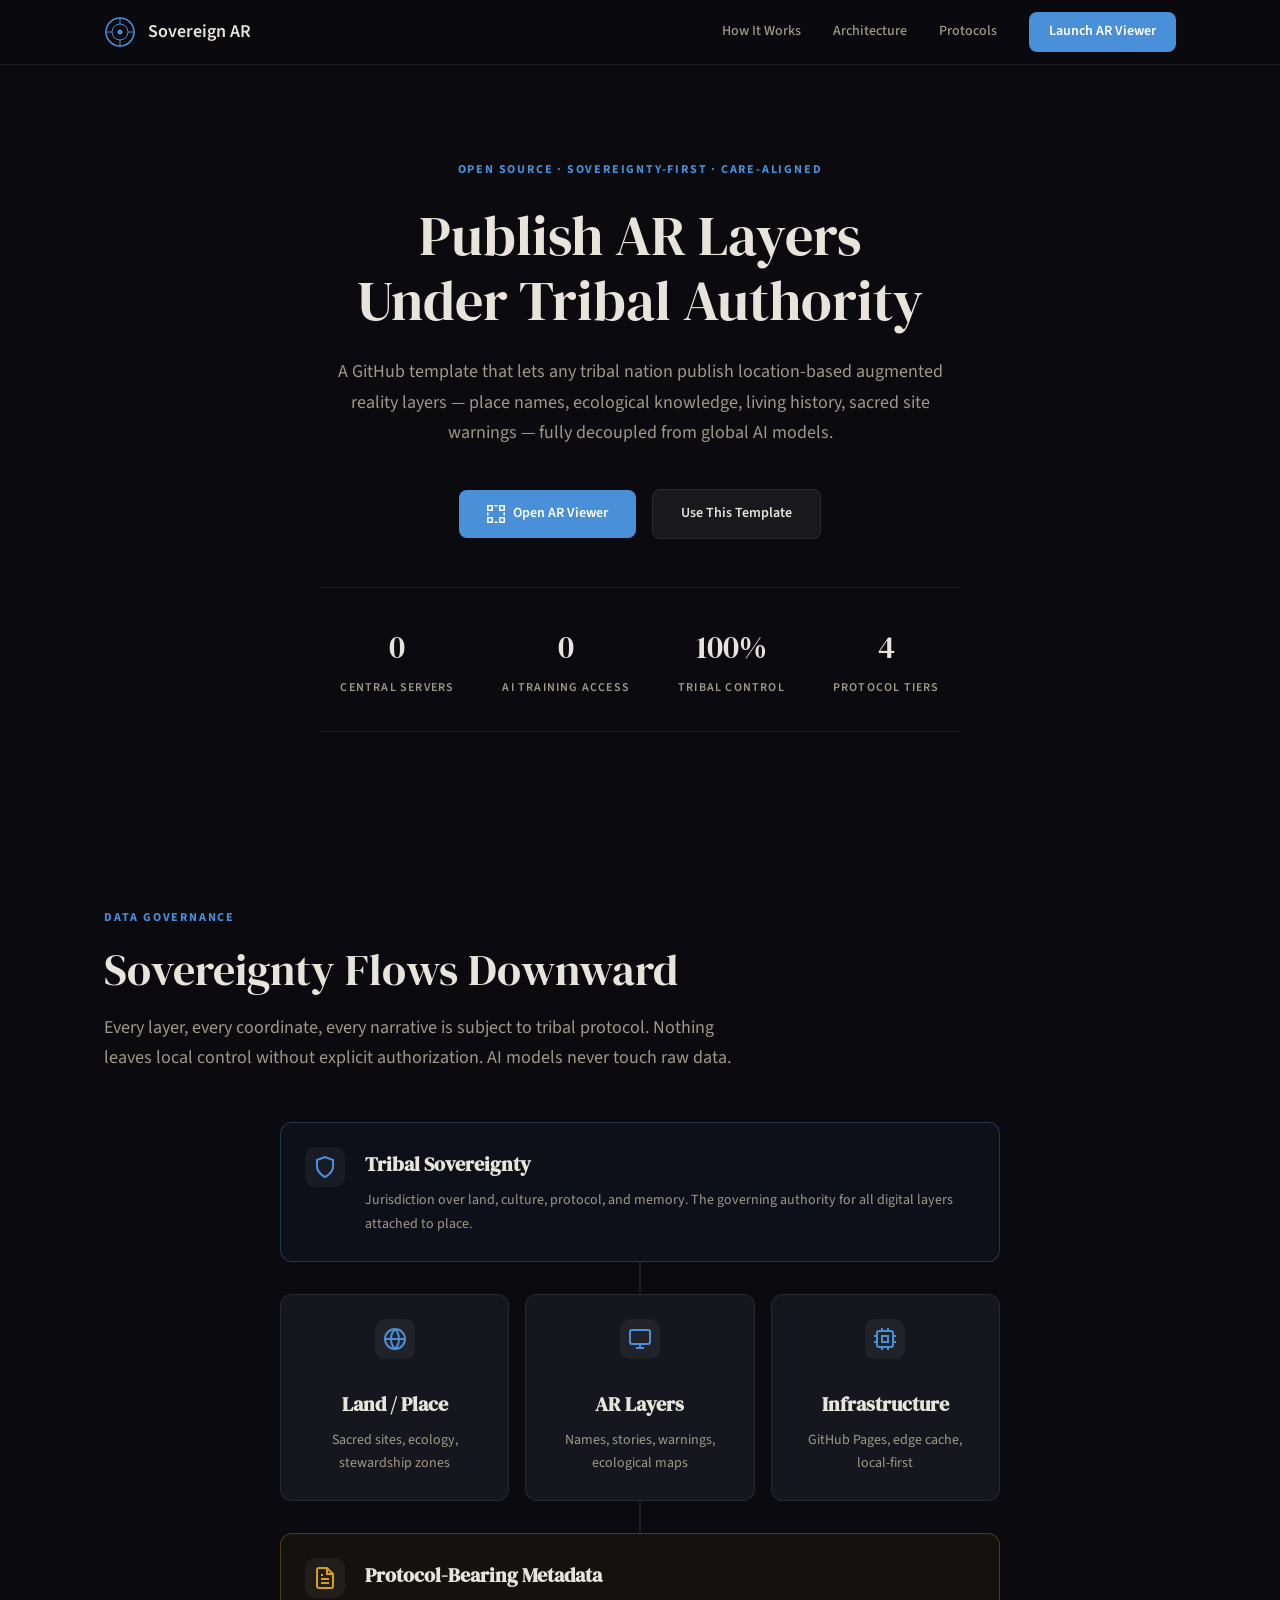
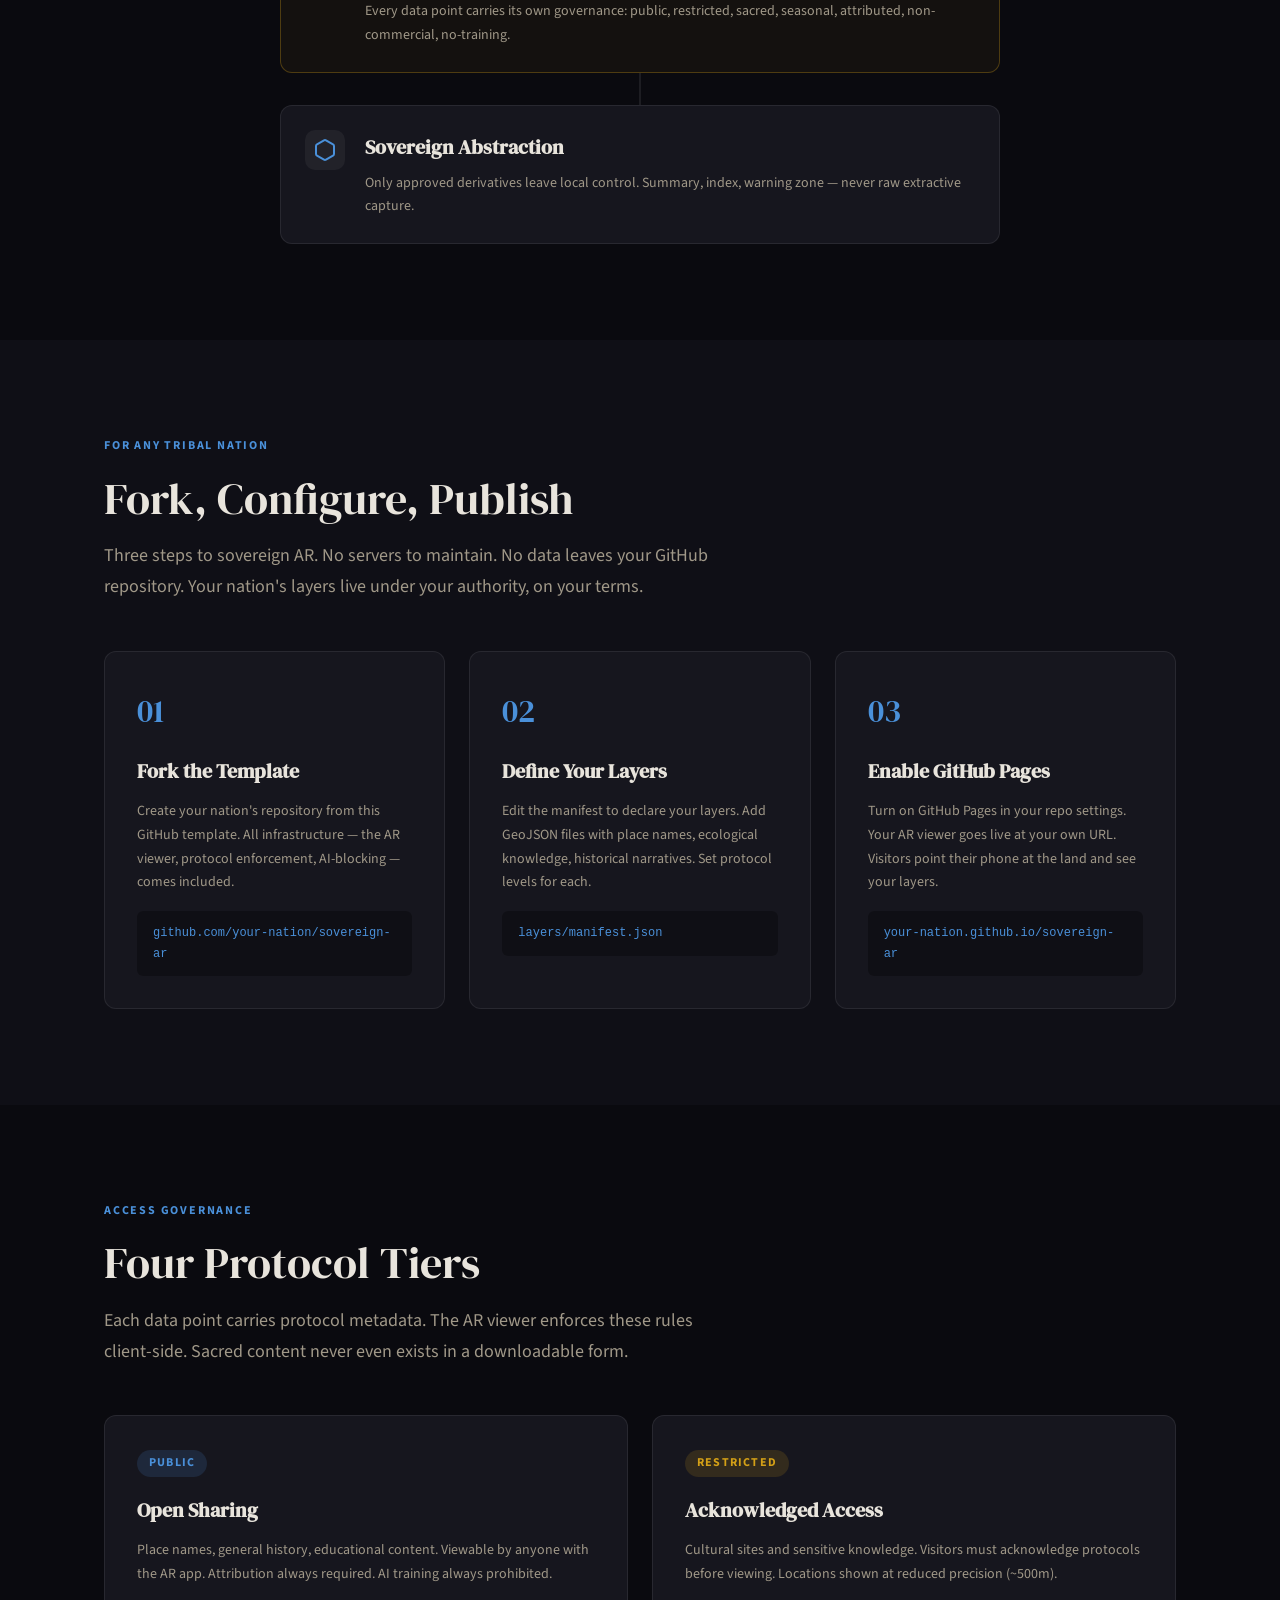
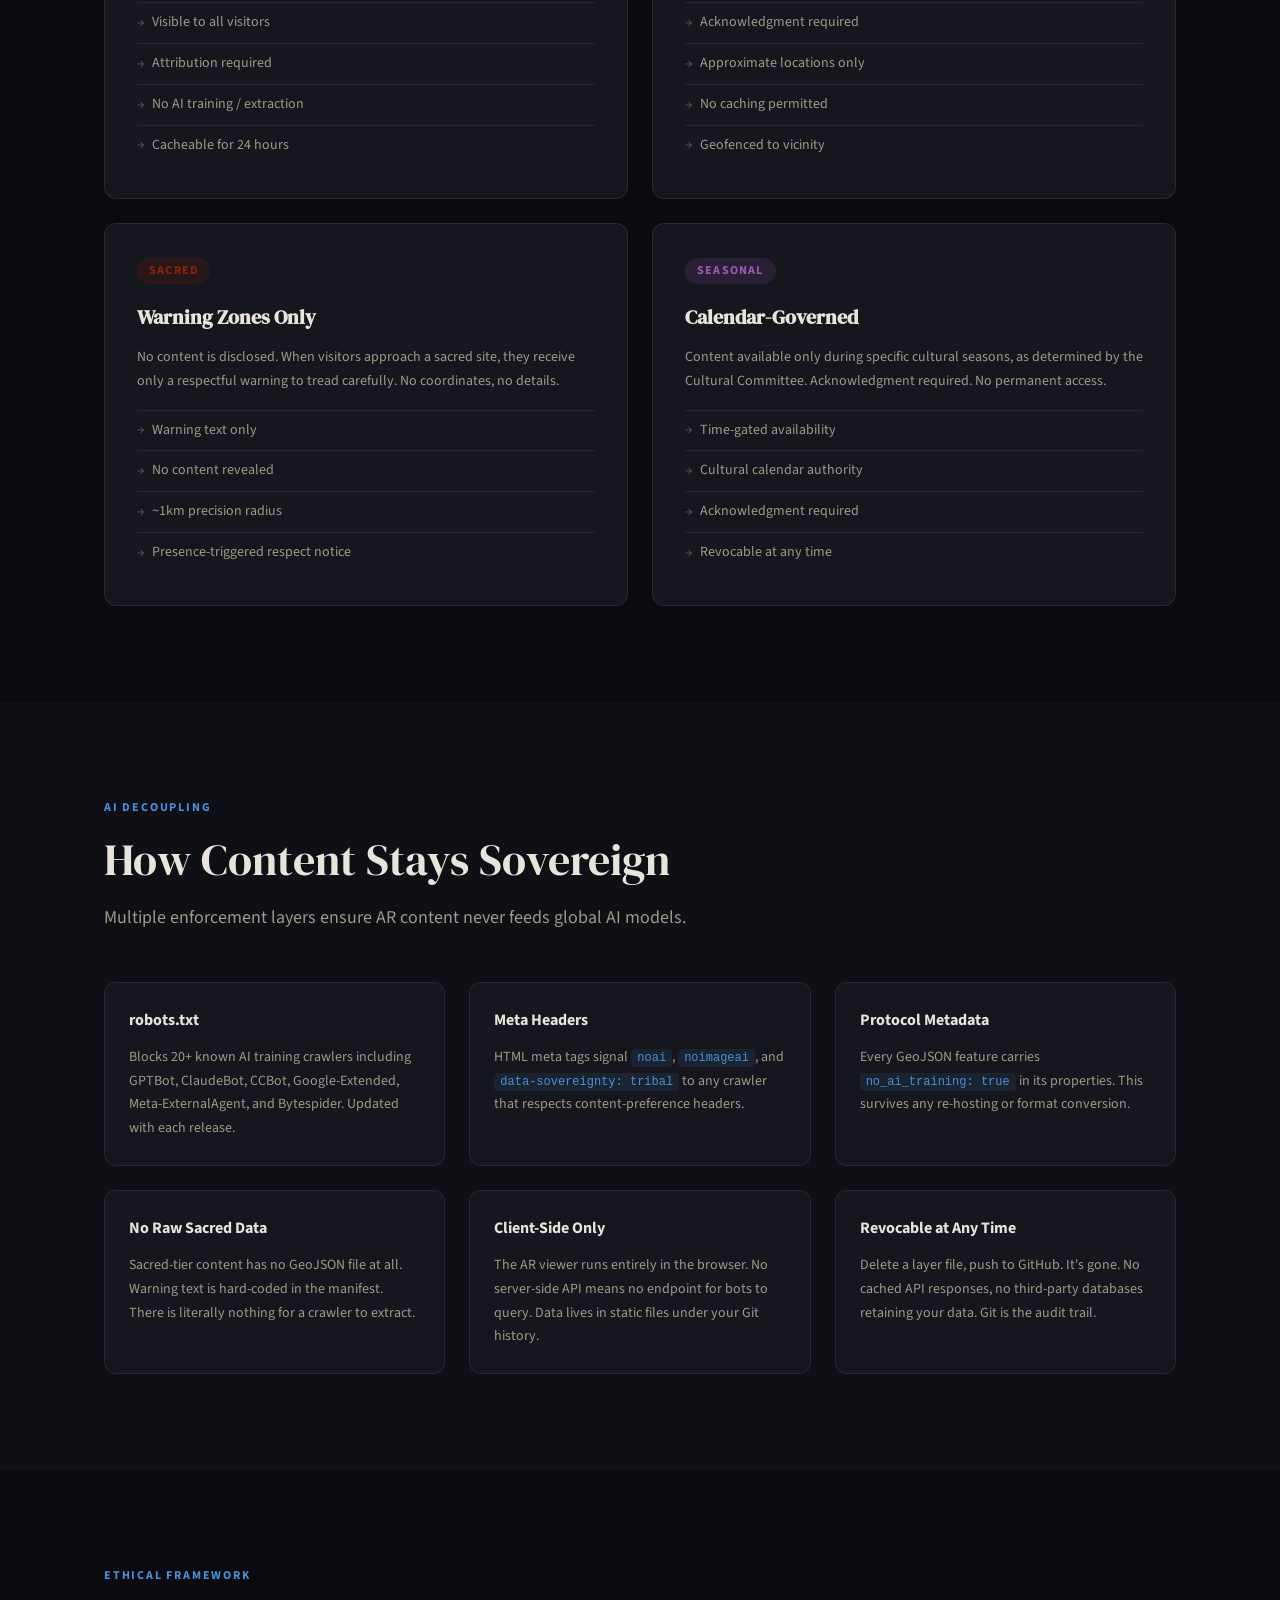
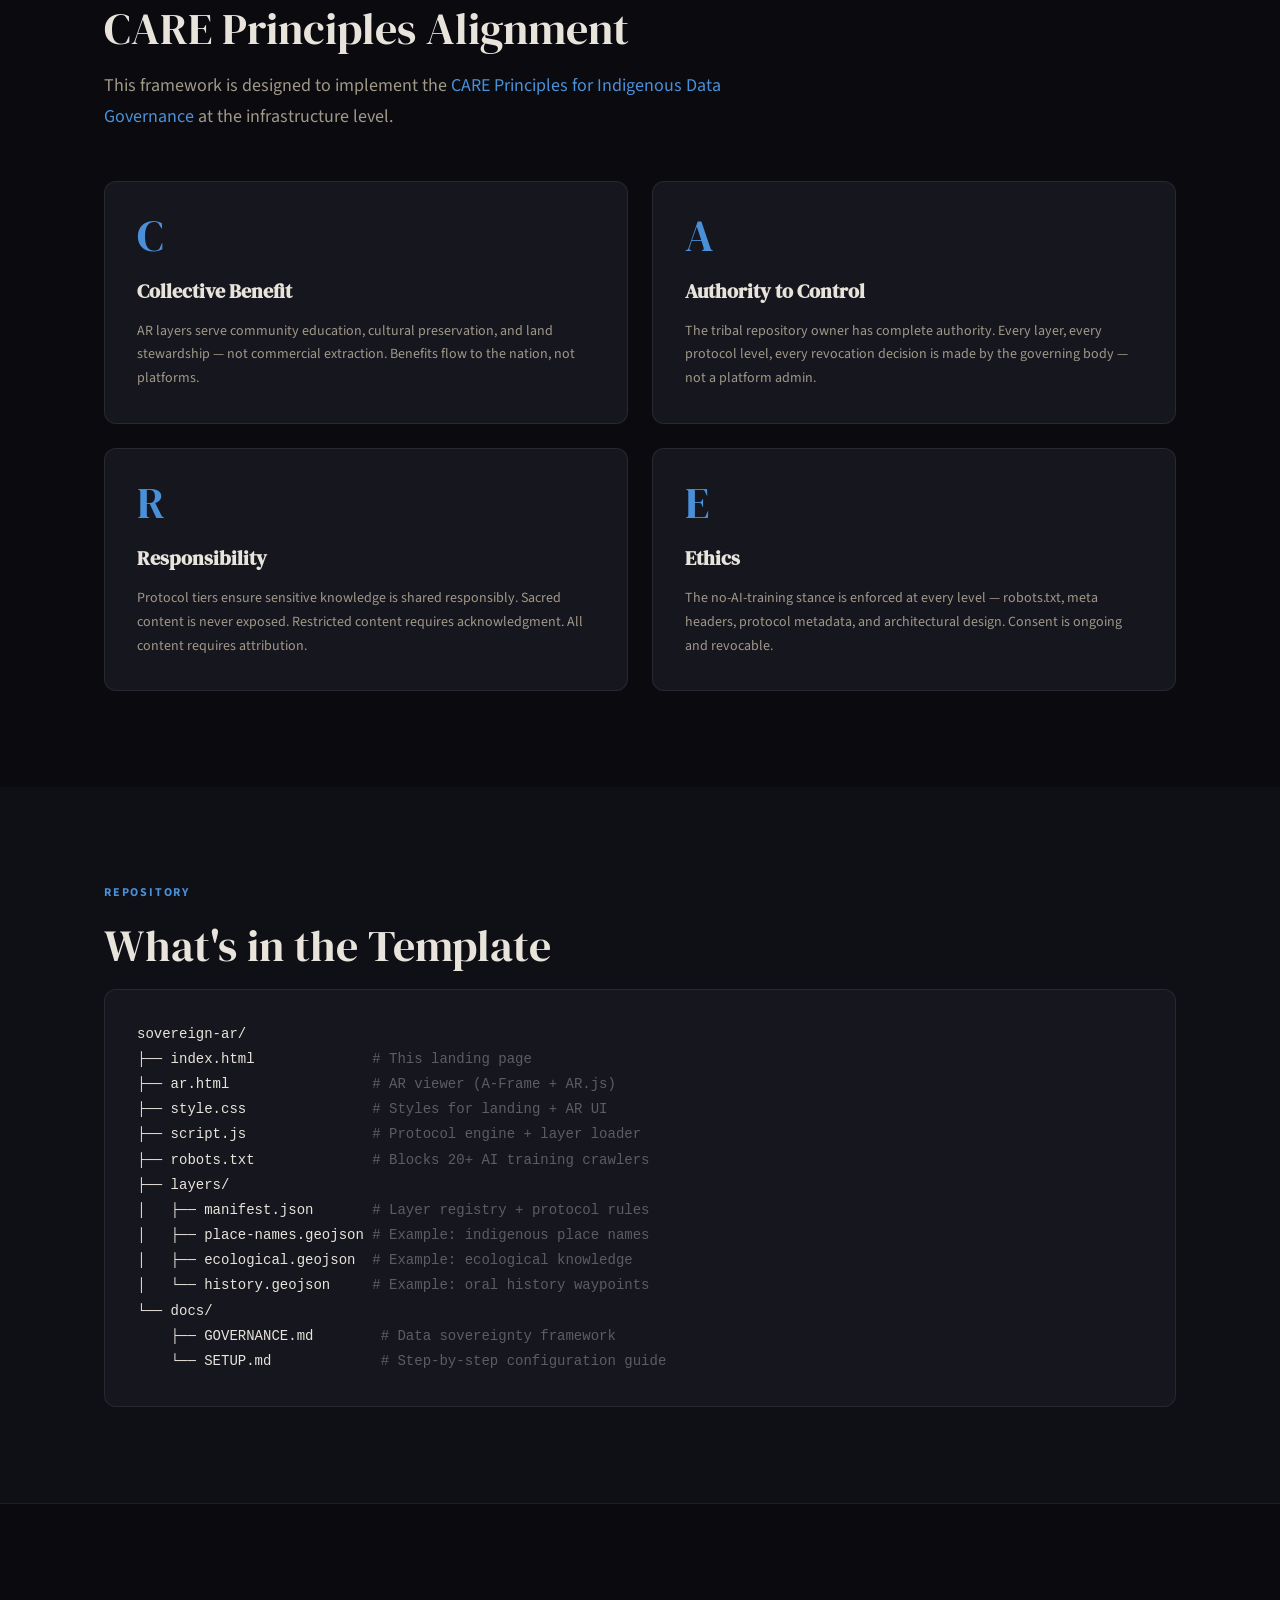
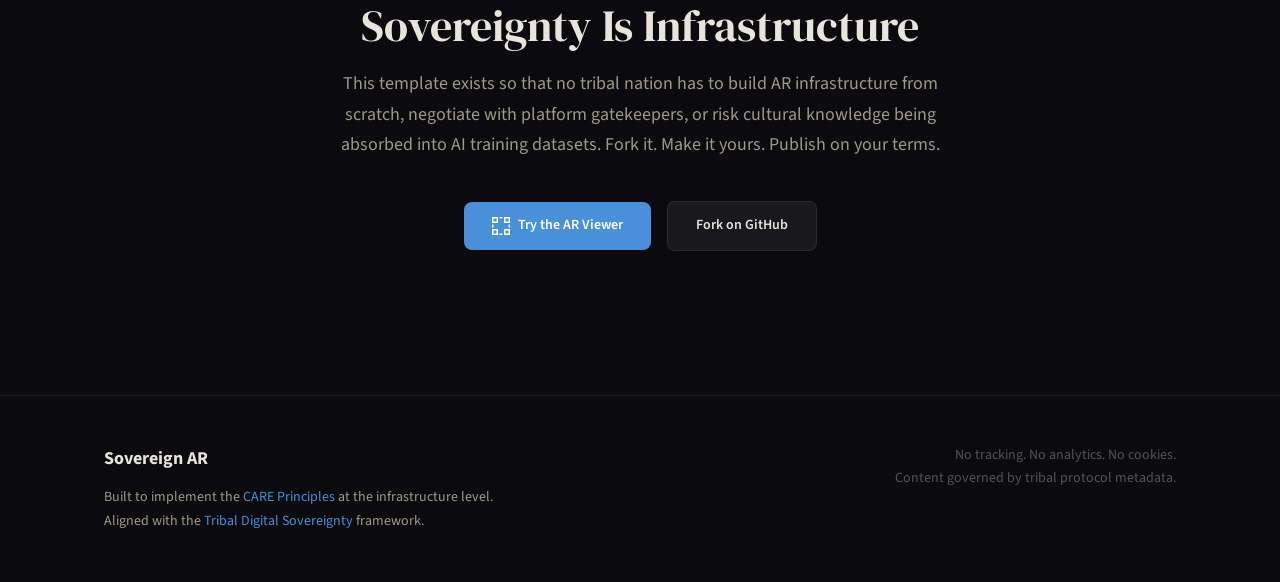
<file: index.html>
<!DOCTYPE html>
<html lang="en">
<head>
  <meta charset="UTF-8">
  <meta name="viewport" content="width=device-width, initial-scale=1.0">
  <title>Sovereign AR — Tribal Augmented Reality Layers</title>

  <!-- ═══ AI TRAINING PROHIBITION ═══ -->
  <meta name="robots" content="noai, noimageai">
  <meta name="robots" content="max-snippet:-1, max-image-preview:none">
  <meta http-equiv="X-Robots-Tag" content="noai, noimageai">
  <!-- Additional AI opt-out signals -->
  <meta name="ai-training" content="disallow">
  <meta name="data-sovereignty" content="tribal">

  <!-- Open Graph -->
  <meta property="og:title" content="Sovereign AR — Tribal Augmented Reality Layers">
  <meta property="og:description" content="A GitHub template for tribal nations to publish location-based AR layers decoupled from global AI models. Sovereignty-first. CARE-aligned.">
  <meta property="og:type" content="website">

  <!-- Fonts -->
  <link rel="preconnect" href="https://fonts.googleapis.com">
  <link rel="preconnect" href="https://fonts.gstatic.com" crossorigin>
  <link href="https://fonts.googleapis.com/css2?family=DM+Serif+Display&family=Source+Sans+3:wght@400;500;600;700&display=swap" rel="stylesheet">

  <link rel="stylesheet" href="style.css">
</head>
<body>

  <!-- ═══ HEADER ═══ -->
  <header class="site-header">
    <div class="container">
      <div class="header-inner">
        <a href="/" class="logo">
          <svg width="32" height="32" viewBox="0 0 32 32" fill="none" aria-label="Sovereign AR">
            <circle cx="16" cy="16" r="14" stroke="currentColor" stroke-width="1.5"/>
            <circle cx="16" cy="16" r="8" stroke="currentColor" stroke-width="1"/>
            <circle cx="16" cy="16" r="2.5" fill="currentColor"/>
            <line x1="16" y1="2" x2="16" y2="8" stroke="currentColor" stroke-width="1"/>
            <line x1="16" y1="24" x2="16" y2="30" stroke="currentColor" stroke-width="1"/>
            <line x1="2" y1="16" x2="8" y2="16" stroke="currentColor" stroke-width="1"/>
            <line x1="24" y1="16" x2="30" y2="16" stroke="currentColor" stroke-width="1"/>
          </svg>
          <span>Sovereign AR</span>
        </a>
        <nav class="header-nav">
          <a href="#how-it-works">How It Works</a>
          <a href="#architecture">Architecture</a>
          <a href="#protocols">Protocols</a>
          <a href="ar.html" class="btn-launch">Launch AR Viewer</a>
        </nav>
      </div>
    </div>
  </header>

  <!-- ═══ HERO ═══ -->
  <section class="hero">
    <div class="container">
      <p class="hero-label">Open Source &middot; Sovereignty-First &middot; CARE-Aligned</p>
      <h1>Publish AR Layers<br>Under Tribal Authority</h1>
      <p class="hero-sub">
        A GitHub template that lets any tribal nation publish location-based augmented reality 
        layers — place names, ecological knowledge, living history, sacred site warnings — 
        fully decoupled from global AI models.
      </p>
      <div class="hero-actions">
        <a href="ar.html" class="btn btn-primary">
          <svg width="18" height="18" viewBox="0 0 24 24" fill="none" stroke="currentColor" stroke-width="2" aria-hidden="true">
            <path d="M1 1h6v6H1zM17 1h6v6h-6zM1 17h6v6H1zM17 17h6v6h-6z"/>
            <path d="M10 1h4M1 10v4M23 10v4M10 23h4"/>
          </svg>
          Open AR Viewer
        </a>
        <a href="https://github.com" class="btn btn-secondary" target="_blank" rel="noopener">
          Use This Template
        </a>
      </div>

      <div class="hero-stats">
        <div class="stat">
          <span class="stat-value">0</span>
          <span class="stat-label">Central Servers</span>
        </div>
        <div class="stat">
          <span class="stat-value">0</span>
          <span class="stat-label">AI Training Access</span>
        </div>
        <div class="stat">
          <span class="stat-value">100%</span>
          <span class="stat-label">Tribal Control</span>
        </div>
        <div class="stat">
          <span class="stat-value">4</span>
          <span class="stat-label">Protocol Tiers</span>
        </div>
      </div>
    </div>
  </section>

  <!-- ═══ GOVERNANCE FLOW ═══ -->
  <section id="architecture" class="section">
    <div class="container">
      <p class="section-label">Data Governance</p>
      <h2>Sovereignty Flows Downward</h2>
      <p class="section-desc">
        Every layer, every coordinate, every narrative is subject to tribal protocol. 
        Nothing leaves local control without explicit authorization. AI models never touch raw data.
      </p>

      <div class="flow-stack">
        <div class="flow-node flow-sovereign">
          <div class="flow-icon">
            <svg width="24" height="24" viewBox="0 0 24 24" fill="none" stroke="currentColor" stroke-width="2"><path d="M12 22s8-4 8-10V5l-8-3-8 3v7c0 6 8 10 8 10z"/></svg>
          </div>
          <div class="flow-content">
            <h3>Tribal Sovereignty</h3>
            <p>Jurisdiction over land, culture, protocol, and memory. The governing authority for all digital layers attached to place.</p>
          </div>
        </div>

        <div class="flow-connector"></div>

        <div class="flow-row">
          <div class="flow-node">
            <div class="flow-icon">
              <svg width="24" height="24" viewBox="0 0 24 24" fill="none" stroke="currentColor" stroke-width="2"><circle cx="12" cy="12" r="10"/><path d="M12 2a14.5 14.5 0 000 20M12 2a14.5 14.5 0 010 20M2 12h20"/></svg>
            </div>
            <div class="flow-content">
              <h3>Land / Place</h3>
              <p>Sacred sites, ecology, stewardship zones</p>
            </div>
          </div>
          <div class="flow-node">
            <div class="flow-icon">
              <svg width="24" height="24" viewBox="0 0 24 24" fill="none" stroke="currentColor" stroke-width="2"><rect x="2" y="3" width="20" height="14" rx="2"/><path d="M8 21h8M12 17v4"/></svg>
            </div>
            <div class="flow-content">
              <h3>AR Layers</h3>
              <p>Names, stories, warnings, ecological maps</p>
            </div>
          </div>
          <div class="flow-node">
            <div class="flow-icon">
              <svg width="24" height="24" viewBox="0 0 24 24" fill="none" stroke="currentColor" stroke-width="2"><rect x="4" y="4" width="16" height="16" rx="2"/><path d="M9 9h6v6H9z"/><path d="M9 1v3M15 1v3M9 20v3M15 20v3M20 9h3M20 15h3M1 9h3M1 15h3"/></svg>
            </div>
            <div class="flow-content">
              <h3>Infrastructure</h3>
              <p>GitHub Pages, edge cache, local-first</p>
            </div>
          </div>
        </div>

        <div class="flow-connector"></div>

        <div class="flow-node flow-protocol">
          <div class="flow-icon">
            <svg width="24" height="24" viewBox="0 0 24 24" fill="none" stroke="currentColor" stroke-width="2"><path d="M14 2H6a2 2 0 00-2 2v16a2 2 0 002 2h12a2 2 0 002-2V8z"/><path d="M14 2v6h6"/><path d="M16 13H8M16 17H8M10 9H8"/></svg>
          </div>
          <div class="flow-content">
            <h3>Protocol-Bearing Metadata</h3>
            <p>Every data point carries its own governance: public, restricted, sacred, seasonal, attributed, non-commercial, no-training.</p>
          </div>
        </div>

        <div class="flow-connector"></div>

        <div class="flow-node">
          <div class="flow-icon">
            <svg width="24" height="24" viewBox="0 0 24 24" fill="none" stroke="currentColor" stroke-width="2"><path d="M21 16V8a2 2 0 00-1-1.73l-7-4a2 2 0 00-2 0l-7 4A2 2 0 003 8v8a2 2 0 001 1.73l7 4a2 2 0 002 0l7-4A2 2 0 0021 16z"/></svg>
          </div>
          <div class="flow-content">
            <h3>Sovereign Abstraction</h3>
            <p>Only approved derivatives leave local control. Summary, index, warning zone — never raw extractive capture.</p>
          </div>
        </div>
      </div>
    </div>
  </section>

  <!-- ═══ HOW IT WORKS ═══ -->
  <section id="how-it-works" class="section section-alt">
    <div class="container">
      <p class="section-label">For Any Tribal Nation</p>
      <h2>Fork, Configure, Publish</h2>
      <p class="section-desc">
        Three steps to sovereign AR. No servers to maintain. No data leaves your GitHub repository.
        Your nation's layers live under your authority, on your terms.
      </p>

      <div class="steps-grid">
        <div class="step-card">
          <div class="step-number">01</div>
          <h3>Fork the Template</h3>
          <p>Create your nation's repository from this GitHub template. All infrastructure — the AR viewer, protocol enforcement, AI-blocking — comes included.</p>
          <code>github.com/your-nation/sovereign-ar</code>
        </div>
        <div class="step-card">
          <div class="step-number">02</div>
          <h3>Define Your Layers</h3>
          <p>Edit the manifest to declare your layers. Add GeoJSON files with place names, ecological knowledge, historical narratives. Set protocol levels for each.</p>
          <code>layers/manifest.json</code>
        </div>
        <div class="step-card">
          <div class="step-number">03</div>
          <h3>Enable GitHub Pages</h3>
          <p>Turn on GitHub Pages in your repo settings. Your AR viewer goes live at your own URL. Visitors point their phone at the land and see your layers.</p>
          <code>your-nation.github.io/sovereign-ar</code>
        </div>
      </div>
    </div>
  </section>

  <!-- ═══ PROTOCOLS ═══ -->
  <section id="protocols" class="section">
    <div class="container">
      <p class="section-label">Access Governance</p>
      <h2>Four Protocol Tiers</h2>
      <p class="section-desc">
        Each data point carries protocol metadata. The AR viewer enforces these rules client-side. 
        Sacred content never even exists in a downloadable form.
      </p>

      <div class="protocol-grid">
        <div class="protocol-card protocol-public">
          <div class="protocol-badge">Public</div>
          <h3>Open Sharing</h3>
          <p>Place names, general history, educational content. Viewable by anyone with the AR app. Attribution always required. AI training always prohibited.</p>
          <ul>
            <li>Visible to all visitors</li>
            <li>Attribution required</li>
            <li>No AI training / extraction</li>
            <li>Cacheable for 24 hours</li>
          </ul>
        </div>

        <div class="protocol-card protocol-restricted">
          <div class="protocol-badge">Restricted</div>
          <h3>Acknowledged Access</h3>
          <p>Cultural sites and sensitive knowledge. Visitors must acknowledge protocols before viewing. Locations shown at reduced precision (~500m).</p>
          <ul>
            <li>Acknowledgment required</li>
            <li>Approximate locations only</li>
            <li>No caching permitted</li>
            <li>Geofenced to vicinity</li>
          </ul>
        </div>

        <div class="protocol-card protocol-sacred">
          <div class="protocol-badge">Sacred</div>
          <h3>Warning Zones Only</h3>
          <p>No content is disclosed. When visitors approach a sacred site, they receive only a respectful warning to tread carefully. No coordinates, no details.</p>
          <ul>
            <li>Warning text only</li>
            <li>No content revealed</li>
            <li>~1km precision radius</li>
            <li>Presence-triggered respect notice</li>
          </ul>
        </div>

        <div class="protocol-card protocol-seasonal">
          <div class="protocol-badge">Seasonal</div>
          <h3>Calendar-Governed</h3>
          <p>Content available only during specific cultural seasons, as determined by the Cultural Committee. Acknowledgment required. No permanent access.</p>
          <ul>
            <li>Time-gated availability</li>
            <li>Cultural calendar authority</li>
            <li>Acknowledgment required</li>
            <li>Revocable at any time</li>
          </ul>
        </div>
      </div>
    </div>
  </section>

  <!-- ═══ AI DECOUPLING ═══ -->
  <section class="section section-alt">
    <div class="container">
      <p class="section-label">AI Decoupling</p>
      <h2>How Content Stays Sovereign</h2>
      <p class="section-desc">
        Multiple enforcement layers ensure AR content never feeds global AI models.
      </p>

      <div class="decoupling-grid">
        <div class="decouple-card">
          <h3>robots.txt</h3>
          <p>Blocks 20+ known AI training crawlers including GPTBot, ClaudeBot, CCBot, Google-Extended, Meta-ExternalAgent, and Bytespider. Updated with each release.</p>
        </div>
        <div class="decouple-card">
          <h3>Meta Headers</h3>
          <p>HTML meta tags signal <code>noai</code>, <code>noimageai</code>, and <code>data-sovereignty: tribal</code> to any crawler that respects content-preference headers.</p>
        </div>
        <div class="decouple-card">
          <h3>Protocol Metadata</h3>
          <p>Every GeoJSON feature carries <code>no_ai_training: true</code> in its properties. This survives any re-hosting or format conversion.</p>
        </div>
        <div class="decouple-card">
          <h3>No Raw Sacred Data</h3>
          <p>Sacred-tier content has no GeoJSON file at all. Warning text is hard-coded in the manifest. There is literally nothing for a crawler to extract.</p>
        </div>
        <div class="decouple-card">
          <h3>Client-Side Only</h3>
          <p>The AR viewer runs entirely in the browser. No server-side API means no endpoint for bots to query. Data lives in static files under your Git history.</p>
        </div>
        <div class="decouple-card">
          <h3>Revocable at Any Time</h3>
          <p>Delete a layer file, push to GitHub. It's gone. No cached API responses, no third-party databases retaining your data. Git is the audit trail.</p>
        </div>
      </div>
    </div>
  </section>

  <!-- ═══ CARE PRINCIPLES ═══ -->
  <section class="section">
    <div class="container">
      <p class="section-label">Ethical Framework</p>
      <h2>CARE Principles Alignment</h2>
      <p class="section-desc">
        This framework is designed to implement the 
        <a href="https://www.gida-global.org/care" target="_blank" rel="noopener">CARE Principles for Indigenous Data Governance</a>
        at the infrastructure level.
      </p>

      <div class="care-grid">
        <div class="care-card">
          <div class="care-letter">C</div>
          <h3>Collective Benefit</h3>
          <p>AR layers serve community education, cultural preservation, and land stewardship — not commercial extraction. Benefits flow to the nation, not platforms.</p>
        </div>
        <div class="care-card">
          <div class="care-letter">A</div>
          <h3>Authority to Control</h3>
          <p>The tribal repository owner has complete authority. Every layer, every protocol level, every revocation decision is made by the governing body — not a platform admin.</p>
        </div>
        <div class="care-card">
          <div class="care-letter">R</div>
          <h3>Responsibility</h3>
          <p>Protocol tiers ensure sensitive knowledge is shared responsibly. Sacred content is never exposed. Restricted content requires acknowledgment. All content requires attribution.</p>
        </div>
        <div class="care-card">
          <div class="care-letter">E</div>
          <h3>Ethics</h3>
          <p>The no-AI-training stance is enforced at every level — robots.txt, meta headers, protocol metadata, and architectural design. Consent is ongoing and revocable.</p>
        </div>
      </div>
    </div>
  </section>

  <!-- ═══ REPO STRUCTURE ═══ -->
  <section class="section section-alt">
    <div class="container">
      <p class="section-label">Repository</p>
      <h2>What's in the Template</h2>

      <div class="repo-tree">
        <pre><code>sovereign-ar/
├── index.html              <span class="comment"># This landing page</span>
├── ar.html                 <span class="comment"># AR viewer (A-Frame + AR.js)</span>
├── style.css               <span class="comment"># Styles for landing + AR UI</span>
├── script.js               <span class="comment"># Protocol engine + layer loader</span>
├── robots.txt              <span class="comment"># Blocks 20+ AI training crawlers</span>
├── layers/
│   ├── manifest.json       <span class="comment"># Layer registry + protocol rules</span>
│   ├── place-names.geojson <span class="comment"># Example: indigenous place names</span>
│   ├── ecological.geojson  <span class="comment"># Example: ecological knowledge</span>
│   └── history.geojson     <span class="comment"># Example: oral history waypoints</span>
└── docs/
    ├── GOVERNANCE.md        <span class="comment"># Data sovereignty framework</span>
    └── SETUP.md             <span class="comment"># Step-by-step configuration guide</span></code></pre>
      </div>
    </div>
  </section>

  <!-- ═══ CTA ═══ -->
  <section class="section section-cta">
    <div class="container">
      <h2>Sovereignty Is Infrastructure</h2>
      <p>
        This template exists so that no tribal nation has to build AR infrastructure from scratch, 
        negotiate with platform gatekeepers, or risk cultural knowledge being absorbed into AI training datasets.
        Fork it. Make it yours. Publish on your terms.
      </p>
      <div class="hero-actions">
        <a href="ar.html" class="btn btn-primary">
          <svg width="18" height="18" viewBox="0 0 24 24" fill="none" stroke="currentColor" stroke-width="2" aria-hidden="true">
            <path d="M1 1h6v6H1zM17 1h6v6h-6zM1 17h6v6H1zM17 17h6v6h-6z"/>
            <path d="M10 1h4M1 10v4M23 10v4M10 23h4"/>
          </svg>
          Try the AR Viewer
        </a>
        <a href="https://github.com" class="btn btn-secondary" target="_blank" rel="noopener">
          Fork on GitHub
        </a>
      </div>
    </div>
  </section>

  <!-- ═══ FOOTER ═══ -->
  <footer class="site-footer">
    <div class="container">
      <div class="footer-inner">
        <div class="footer-left">
          <p class="footer-brand">Sovereign AR</p>
          <p class="footer-note">
            Built to implement the <a href="https://www.gida-global.org/care" target="_blank" rel="noopener">CARE Principles</a>
            at the infrastructure level. Aligned with the 
            <a href="https://www.brookings.edu/articles/avoiding-the-next-digital-divide-defining-digital-sovereignty-for-tribal-nations-in-the-ai-age/" target="_blank" rel="noopener">Tribal Digital Sovereignty</a> framework.
          </p>
        </div>
        <div class="footer-right">
          <p>No tracking. No analytics. No cookies.</p>
          <p>Content governed by tribal protocol metadata.</p>
        </div>
      </div>
    </div>
  </footer>

<script data-pplx-inline-edit>
(function(){
  if(window===window.top)return;
  function inlineAll(orig,clone){
    if(orig.nodeType!==1)return;
    try{
      var cs=getComputedStyle(orig);
      var t='';
      for(var i=0;i<cs.length;i++){t+=cs[i]+':'+cs.getPropertyValue(cs[i])+';';}
      clone.style.cssText=t;
    }catch(e){}
    var oc=orig.children,cc=clone.children;
    for(var j=0;j<oc.length&&j<cc.length;j++){inlineAll(oc[j],cc[j]);}
  }
  function stripExternal(clone){
    var imgs=clone.querySelectorAll('img');
    for(var i=0;i<imgs.length;i++){
      var s=imgs[i].getAttribute('src');
      if(s&&!s.startsWith('data:'))imgs[i].removeAttribute('src');
    }
    var all=clone.querySelectorAll('*');
    for(var i=0;i<all.length;i++){
      var st=all[i].style.cssText;
      if(st&&st.indexOf('url(')>=0){
        all[i].style.cssText=st.replace(/url\(["']?(?!data:)[^)"']*["']?\)/gi,'none');
      }
    }
  }
  window.addEventListener('message',function(e){
    if(!e.data||e.data.type!=='INLINE_EDIT_CAPTURE_REQUEST')return;
    var scrollX=window.scrollX||window.pageXOffset||0;
    var scrollY=window.scrollY||window.pageYOffset||0;
    var w=window.innerWidth,h=window.innerHeight;
    try{
      var clone=document.documentElement.cloneNode(true);
      var rm=clone.querySelectorAll('script,link[rel="stylesheet"],style');
      for(var i=0;i<rm.length;i++){rm[i].remove();}
      inlineAll(document.documentElement,clone);
      stripExternal(clone);
      var html=new XMLSerializer().serializeToString(clone);
      var svg='<svg xmlns="http://www.w3.org/2000/svg" width="'+w+'" height="'+h+'">'
        +'<foreignObject width="100%" height="100%">'
        +'<div xmlns="http://www.w3.org/1999/xhtml" style="width:'+w+'px;height:'+h+'px;overflow:hidden">'
        +'<div style="transform:translate(-'+scrollX+'px,-'+scrollY+'px);transform-origin:top left">'
        +html+'</div></div></foreignObject></svg>';
      var svgUrl='data:image/svg+xml;charset=utf-8,'+encodeURIComponent(svg);
      var img=new Image();
      img.onload=function(){
        var c=document.createElement('canvas');c.width=w;c.height=h;
        c.getContext('2d').drawImage(img,0,0);
        window.parent.postMessage({type:'INLINE_EDIT_SCREENSHOT_RESULT',dataUrl:c.toDataURL('image/png'),scrollX:scrollX,scrollY:scrollY},'*');
      };
      img.onerror=function(){
        window.parent.postMessage({type:'INLINE_EDIT_SCREENSHOT_RESULT',dataUrl:null,scrollX:scrollX,scrollY:scrollY},'*');
      };
      img.src=svgUrl;
    }catch(err){
      window.parent.postMessage({type:'INLINE_EDIT_SCREENSHOT_RESULT',dataUrl:null,scrollX:scrollX,scrollY:scrollY},'*');
    }
  });
})();
</script></body>
</html>
</file>
<file: style.css>
/* ══════════════════════════════════════════════════════════════
   SOVEREIGN AR — Landing Page Styles
   Tribal sovereignty-first. CARE-aligned.
   ══════════════════════════════════════════════════════════════ */

*, *::before, *::after { box-sizing: border-box; margin: 0; padding: 0; }

:root {
  /* Palette — earth + authority */
  --color-bg: #0a0a0f;
  --color-bg-alt: #0f0f16;
  --color-surface: #16161e;
  --color-border: rgba(255, 255, 255, 0.08);
  --color-text: #e8e4dc;
  --color-text-muted: #a09888;
  --color-text-faint: rgba(255, 255, 255, 0.3);

  /* Protocol colors */
  --color-public: #4A90D9;
  --color-restricted: #d4a017;
  --color-sacred: #8b2500;
  --color-seasonal: #9B59B6;
  --color-ecological: #6daa45;
  --color-accent: var(--color-public);

  /* Typography */
  --font-display: 'DM Serif Display', Georgia, serif;
  --font-body: 'Source Sans 3', system-ui, -apple-system, sans-serif;

  /* Scale */
  --text-xs: 0.75rem;
  --text-sm: 0.875rem;
  --text-base: 1rem;
  --text-lg: 1.125rem;
  --text-xl: 1.25rem;
  --text-2xl: 1.5rem;
  --text-3xl: 2rem;
  --text-4xl: 2.75rem;
  --text-hero: 3.5rem;

  /* Spacing */
  --space-1: 0.25rem;
  --space-2: 0.5rem;
  --space-3: 0.75rem;
  --space-4: 1rem;
  --space-5: 1.25rem;
  --space-6: 1.5rem;
  --space-8: 2rem;
  --space-10: 2.5rem;
  --space-12: 3rem;
  --space-16: 4rem;
  --space-20: 5rem;
  --space-24: 6rem;
}

html {
  scroll-behavior: smooth;
  -webkit-text-size-adjust: 100%;
}

body {
  font-family: var(--font-body);
  font-size: var(--text-base);
  line-height: 1.7;
  color: var(--color-text);
  background: var(--color-bg);
  -webkit-font-smoothing: antialiased;
}

a { color: var(--color-accent); text-decoration: none; }
a:hover { text-decoration: underline; }

.container {
  max-width: 1120px;
  margin: 0 auto;
  padding: 0 var(--space-6);
}

/* ═══ HEADER ═══════════════════════════════════════════════ */

.site-header {
  position: fixed;
  top: 0;
  left: 0;
  right: 0;
  z-index: 100;
  background: rgba(10, 10, 15, 0.85);
  backdrop-filter: blur(12px);
  border-bottom: 1px solid var(--color-border);
}

.header-inner {
  display: flex;
  align-items: center;
  justify-content: space-between;
  height: 64px;
}

.logo {
  display: flex;
  align-items: center;
  gap: var(--space-3);
  color: var(--color-text);
  font-weight: 600;
  font-size: var(--text-lg);
  text-decoration: none;
}
.logo svg { color: var(--color-accent); }

.header-nav {
  display: flex;
  align-items: center;
  gap: var(--space-8);
}
.header-nav a {
  font-size: var(--text-sm);
  font-weight: 500;
  color: var(--color-text-muted);
  text-decoration: none;
  transition: color 0.2s;
}
.header-nav a:hover { color: var(--color-text); text-decoration: none; }

.btn-launch {
  padding: 8px 20px;
  border-radius: 8px;
  background: var(--color-accent) !important;
  color: #fff !important;
  font-weight: 600 !important;
}
.btn-launch:hover { opacity: 0.9; }

/* ═══ HERO ═════════════════════════════════════════════════ */

.hero {
  padding: calc(64px + var(--space-24)) 0 var(--space-20);
  text-align: center;
}

.hero-label {
  font-size: var(--text-xs);
  font-weight: 700;
  letter-spacing: 0.15em;
  text-transform: uppercase;
  color: var(--color-accent);
  margin-bottom: var(--space-6);
}

.hero h1 {
  font-family: var(--font-display);
  font-size: var(--text-hero);
  font-weight: 400;
  line-height: 1.15;
  max-width: 720px;
  margin: 0 auto var(--space-6);
}

.hero-sub {
  font-size: var(--text-lg);
  line-height: 1.7;
  color: var(--color-text-muted);
  max-width: 640px;
  margin: 0 auto var(--space-10);
}

.hero-actions {
  display: flex;
  align-items: center;
  justify-content: center;
  gap: var(--space-4);
  margin-bottom: var(--space-12);
}

.btn {
  display: inline-flex;
  align-items: center;
  gap: var(--space-2);
  padding: 12px 28px;
  font-family: var(--font-body);
  font-size: var(--text-sm);
  font-weight: 600;
  border-radius: 8px;
  text-decoration: none;
  transition: all 0.2s;
  cursor: pointer;
  border: none;
}
.btn:hover { text-decoration: none; }

.btn-primary {
  background: var(--color-accent);
  color: #fff;
}
.btn-primary:hover { opacity: 0.9; }

.btn-secondary {
  background: rgba(255, 255, 255, 0.06);
  color: var(--color-text);
  border: 1px solid var(--color-border);
}
.btn-secondary:hover {
  background: rgba(255, 255, 255, 0.1);
  border-color: rgba(255, 255, 255, 0.15);
}

.hero-stats {
  display: flex;
  justify-content: center;
  gap: var(--space-12);
  padding: var(--space-8) 0;
  border-top: 1px solid var(--color-border);
  border-bottom: 1px solid var(--color-border);
  max-width: 640px;
  margin: 0 auto;
}

.stat {
  text-align: center;
}
.stat-value {
  display: block;
  font-family: var(--font-display);
  font-size: var(--text-3xl);
  color: var(--color-text);
}
.stat-label {
  display: block;
  font-size: var(--text-xs);
  font-weight: 600;
  text-transform: uppercase;
  letter-spacing: 0.1em;
  color: var(--color-text-muted);
  margin-top: var(--space-1);
}

/* ═══ SECTIONS ═════════════════════════════════════════════ */

.section {
  padding: var(--space-24) 0;
}
.section-alt {
  background: var(--color-bg-alt);
}

.section-label {
  font-size: var(--text-xs);
  font-weight: 700;
  letter-spacing: 0.15em;
  text-transform: uppercase;
  color: var(--color-accent);
  margin-bottom: var(--space-4);
}

.section h2 {
  font-family: var(--font-display);
  font-size: var(--text-4xl);
  font-weight: 400;
  line-height: 1.2;
  margin-bottom: var(--space-4);
}

.section-desc {
  font-size: var(--text-lg);
  line-height: 1.7;
  color: var(--color-text-muted);
  max-width: 640px;
  margin-bottom: var(--space-12);
}

/* ═══ FLOW STACK (Governance) ══════════════════════════════ */

.flow-stack {
  max-width: 720px;
  margin: 0 auto;
}

.flow-node {
  background: var(--color-surface);
  border: 1px solid var(--color-border);
  border-radius: 12px;
  padding: var(--space-6);
  display: flex;
  gap: var(--space-5);
  align-items: flex-start;
}

.flow-sovereign {
  border-color: rgba(74, 144, 217, 0.3);
  background: rgba(74, 144, 217, 0.05);
}

.flow-protocol {
  border-color: rgba(212, 160, 23, 0.3);
  background: rgba(212, 160, 23, 0.05);
}

.flow-icon {
  flex-shrink: 0;
  width: 40px;
  height: 40px;
  display: flex;
  align-items: center;
  justify-content: center;
  border-radius: 10px;
  background: rgba(255, 255, 255, 0.05);
  color: var(--color-accent);
}

.flow-protocol .flow-icon { color: var(--color-restricted); }

.flow-content h3 {
  font-family: var(--font-display);
  font-size: var(--text-xl);
  margin-bottom: var(--space-2);
}
.flow-content p {
  font-size: var(--text-sm);
  color: var(--color-text-muted);
  line-height: 1.7;
}

.flow-connector {
  width: 2px;
  height: 32px;
  background: var(--color-border);
  margin: 0 auto;
}

.flow-row {
  display: grid;
  grid-template-columns: repeat(3, 1fr);
  gap: var(--space-4);
}
.flow-row .flow-node {
  flex-direction: column;
  text-align: center;
  align-items: center;
}
.flow-row .flow-icon {
  margin-bottom: var(--space-2);
}

/* ═══ STEPS GRID ═══════════════════════════════════════════ */

.steps-grid {
  display: grid;
  grid-template-columns: repeat(3, 1fr);
  gap: var(--space-6);
}

.step-card {
  background: var(--color-surface);
  border: 1px solid var(--color-border);
  border-radius: 12px;
  padding: var(--space-8);
}

.step-number {
  font-family: var(--font-display);
  font-size: var(--text-3xl);
  color: var(--color-accent);
  margin-bottom: var(--space-4);
}

.step-card h3 {
  font-family: var(--font-display);
  font-size: var(--text-xl);
  margin-bottom: var(--space-3);
}

.step-card p {
  font-size: var(--text-sm);
  color: var(--color-text-muted);
  line-height: 1.7;
  margin-bottom: var(--space-4);
}

.step-card code {
  display: block;
  font-size: var(--text-xs);
  padding: var(--space-3) var(--space-4);
  background: rgba(0,0,0,0.3);
  border-radius: 6px;
  color: var(--color-accent);
  font-family: 'SF Mono', 'Fira Code', monospace;
}

/* ═══ PROTOCOL GRID ════════════════════════════════════════ */

.protocol-grid {
  display: grid;
  grid-template-columns: repeat(2, 1fr);
  gap: var(--space-6);
}

.protocol-card {
  background: var(--color-surface);
  border: 1px solid var(--color-border);
  border-radius: 12px;
  padding: var(--space-8);
}

.protocol-badge {
  display: inline-block;
  font-size: var(--text-xs);
  font-weight: 700;
  letter-spacing: 0.1em;
  text-transform: uppercase;
  padding: 3px 12px;
  border-radius: 20px;
  margin-bottom: var(--space-4);
}

.protocol-public .protocol-badge  { background: rgba(74,144,217,0.15); color: var(--color-public); }
.protocol-restricted .protocol-badge { background: rgba(212,160,23,0.15); color: var(--color-restricted); }
.protocol-sacred .protocol-badge { background: rgba(139,37,0,0.15); color: var(--color-sacred); }
.protocol-seasonal .protocol-badge { background: rgba(155,89,182,0.15); color: var(--color-seasonal); }

.protocol-card h3 {
  font-family: var(--font-display);
  font-size: var(--text-xl);
  margin-bottom: var(--space-3);
}

.protocol-card p {
  font-size: var(--text-sm);
  color: var(--color-text-muted);
  line-height: 1.7;
  margin-bottom: var(--space-4);
}

.protocol-card ul {
  list-style: none;
  padding: 0;
}
.protocol-card li {
  font-size: var(--text-sm);
  color: var(--color-text-muted);
  padding: var(--space-2) 0;
  border-top: 1px solid var(--color-border);
  display: flex;
  align-items: center;
  gap: var(--space-2);
}
.protocol-card li::before {
  content: '→';
  color: var(--color-text-faint);
  font-size: var(--text-xs);
}

/* ═══ DECOUPLING GRID ══════════════════════════════════════ */

.decoupling-grid {
  display: grid;
  grid-template-columns: repeat(3, 1fr);
  gap: var(--space-6);
}

.decouple-card {
  background: var(--color-surface);
  border: 1px solid var(--color-border);
  border-radius: 12px;
  padding: var(--space-6);
}

.decouple-card h3 {
  font-size: var(--text-base);
  font-weight: 700;
  margin-bottom: var(--space-3);
}

.decouple-card p {
  font-size: var(--text-sm);
  color: var(--color-text-muted);
  line-height: 1.7;
}

.decouple-card code {
  font-size: var(--text-xs);
  padding: 2px 6px;
  background: rgba(74,144,217,0.1);
  border-radius: 4px;
  color: var(--color-accent);
  font-family: 'SF Mono', 'Fira Code', monospace;
}

/* ═══ CARE GRID ════════════════════════════════════════════ */

.care-grid {
  display: grid;
  grid-template-columns: repeat(2, 1fr);
  gap: var(--space-6);
}

.care-card {
  background: var(--color-surface);
  border: 1px solid var(--color-border);
  border-radius: 12px;
  padding: var(--space-8);
}

.care-letter {
  font-family: var(--font-display);
  font-size: var(--text-4xl);
  color: var(--color-accent);
  line-height: 1;
  margin-bottom: var(--space-4);
}

.care-card h3 {
  font-family: var(--font-display);
  font-size: var(--text-xl);
  margin-bottom: var(--space-3);
}

.care-card p {
  font-size: var(--text-sm);
  color: var(--color-text-muted);
  line-height: 1.7;
}

/* ═══ REPO TREE ════════════════════════════════════════════ */

.repo-tree {
  background: var(--color-surface);
  border: 1px solid var(--color-border);
  border-radius: 12px;
  padding: var(--space-8);
  overflow-x: auto;
}

.repo-tree pre {
  font-family: 'SF Mono', 'Fira Code', 'Cascadia Code', monospace;
  font-size: var(--text-sm);
  line-height: 1.8;
  color: var(--color-text);
}

.repo-tree .comment {
  color: var(--color-text-faint);
}

/* ═══ CTA ══════════════════════════════════════════════════ */

.section-cta {
  text-align: center;
  padding: var(--space-24) 0;
  border-top: 1px solid var(--color-border);
}

.section-cta h2 {
  font-family: var(--font-display);
  font-size: var(--text-4xl);
  margin-bottom: var(--space-4);
}

.section-cta p {
  font-size: var(--text-lg);
  color: var(--color-text-muted);
  line-height: 1.7;
  max-width: 640px;
  margin: 0 auto var(--space-10);
}

/* ═══ FOOTER ═══════════════════════════════════════════════ */

.site-footer {
  padding: var(--space-12) 0;
  border-top: 1px solid var(--color-border);
}

.footer-inner {
  display: flex;
  justify-content: space-between;
  align-items: flex-start;
}

.footer-brand {
  font-weight: 700;
  font-size: var(--text-lg);
  margin-bottom: var(--space-3);
}

.footer-note {
  font-size: var(--text-sm);
  color: var(--color-text-muted);
  max-width: 400px;
  line-height: 1.7;
}
.footer-note a {
  color: var(--color-accent);
}

.footer-right {
  text-align: right;
}
.footer-right p {
  font-size: var(--text-sm);
  color: var(--color-text-faint);
  line-height: 1.7;
}

/* ═══ RESPONSIVE ═══════════════════════════════════════════ */

@media (max-width: 768px) {
  :root {
    --text-hero: 2.25rem;
    --text-4xl: 2rem;
    --text-3xl: 1.5rem;
  }

  .header-nav a:not(.btn-launch) { display: none; }

  .hero-stats {
    gap: var(--space-6);
  }

  .flow-row {
    grid-template-columns: 1fr;
    gap: var(--space-3);
  }

  .steps-grid,
  .protocol-grid,
  .care-grid {
    grid-template-columns: 1fr;
  }

  .decoupling-grid {
    grid-template-columns: 1fr 1fr;
  }

  .footer-inner {
    flex-direction: column;
    gap: var(--space-8);
  }
  .footer-right { text-align: left; }
}

@media (max-width: 480px) {
  .hero-actions {
    flex-direction: column;
  }
  .btn {
    width: 100%;
    justify-content: center;
  }

  .hero-stats {
    flex-wrap: wrap;
    gap: var(--space-4);
  }
  .stat {
    flex: 0 0 calc(50% - var(--space-2));
  }

  .decoupling-grid {
    grid-template-columns: 1fr;
  }
}
</file>
